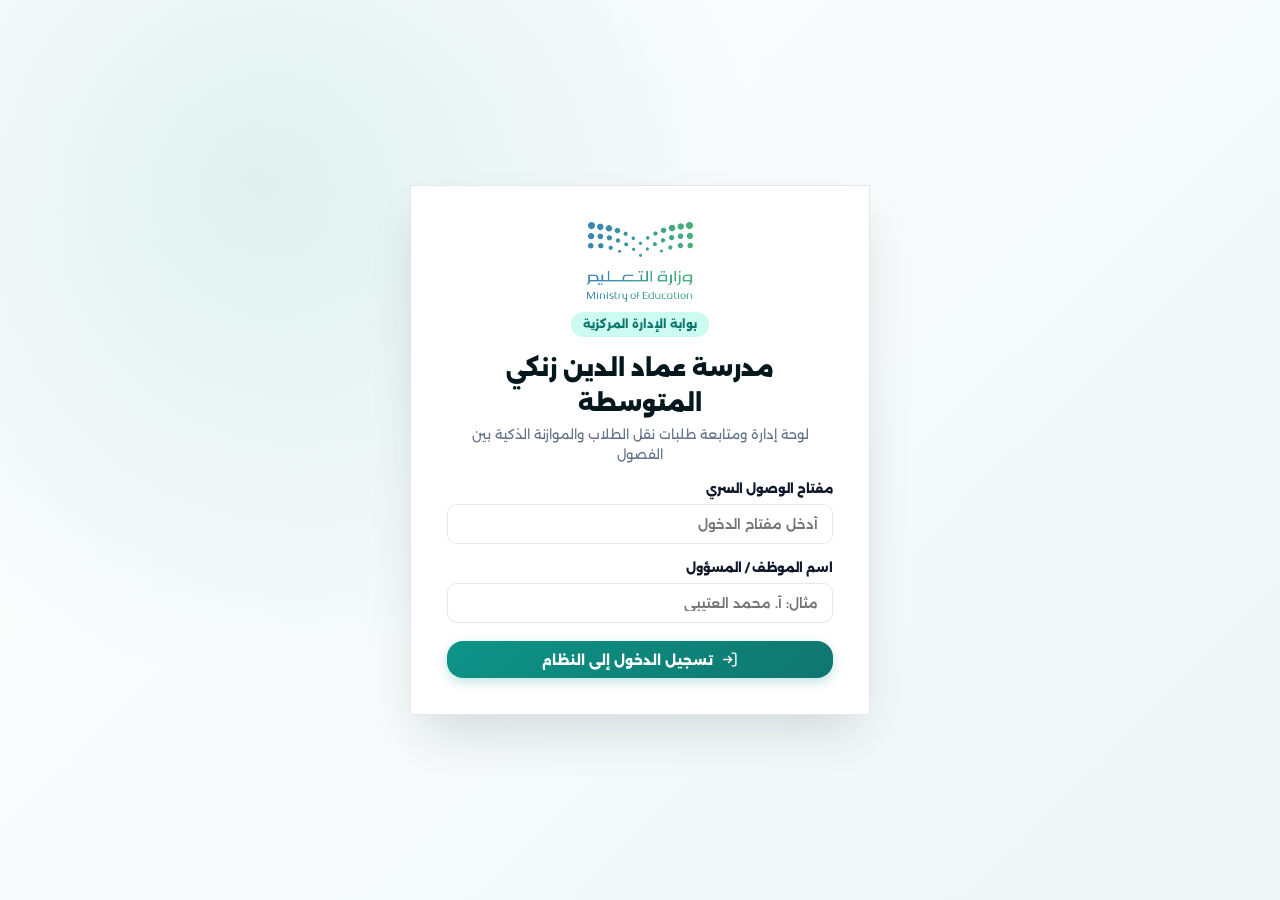
<file: trans/index.html>
<!doctype html>
<html lang="ar" dir="rtl">
<head>
  <meta charset="utf-8">
  <meta name="viewport" content="width=device-width, initial-scale=1">
  <meta name="theme-color" content="#082830">
  <title>لوحة التحكم | إدارة نقل الطلاب والموازنة</title>
  <link rel="stylesheet" href="/trans/admin.css?v=2.2.0">
</head>
<body>

<!-- Login Overlay -->
<div id="loginOverlay" class="login-overlay">
  <form id="loginForm" class="login-card">
    <img class="login-logo" src="/assets/moe-logo.png" alt="وزارة التعليم">
    <span class="trans-tag">بوابة الإدارة المركزية</span>
    <h1>مدرسة عماد الدين زنكي المتوسطة</h1>
    <p>لوحة إدارة ومتابعة طلبات نقل الطلاب والموازنة الذكية بين الفصول</p>
    
    <div class="field">
      <label for="keyInput">مفتاح الوصول السري</label>
      <input id="keyInput" type="password" required placeholder="أدخل مفتاح الدخول">
    </div>
    <div class="field">
      <label for="staffInput">اسم الموظف / المسؤول</label>
      <input id="staffInput" required placeholder="مثال: أ. محمد العتيبي">
    </div>
    
    <div id="loginMsg" class="alert hidden"></div>
    
    <button class="btn btn-primary" style="width:100%;margin-top:18px" type="submit">
      <svg width="18" height="18" viewBox="0 0 24 24" fill="none" stroke="currentColor" stroke-width="2"><path d="M15 3h4a2 2 0 0 1 2 2v14a2 2 0 0 1-2 2h-4"/><polyline points="10 17 15 12 10 7"/><line x1="15" y1="12" x2="3" y2="12"/></svg>
      تسجيل الدخول إلى النظام
    </button>
  </form>
</div>

<!-- Admin Main App -->
<div id="appShell" class="admin-shell">
  <main class="main">
    <div class="content">
      
      <!-- Top Page Header -->
      <div class="page-head">
        <div>
          <span class="eyebrow">نظام الموازنة الحية</span>
          <h2>نظرة شاملة على الفصول وطلبات النقل</h2>
          <p>متابعة التوزيع العددي اللحظي ودراسة واعتماد طلبات نقل الطلاب.</p>
        </div>
        <div class="toolbar">
          <button id="refreshBtn" class="btn btn-soft">
            <svg width="16" height="16" viewBox="0 0 24 24" fill="none" stroke="currentColor" stroke-width="2"><path d="M21.5 2v6h-6M21.34 15.57a10 10 0 1 1-.57-8.38l5.67-5.67"/></svg>
            تحديث البيانات
          </button>
          <a class="btn btn-dark" href="/trans/sync.html">
            <svg width="16" height="16" viewBox="0 0 24 24" fill="none" stroke="currentColor" stroke-width="2"><path d="M21 15v4a2 2 0 0 1-2 2H5a2 2 0 0 1-2-2v-4"/><polyline points="7 10 12 15 17 10"/><line x1="12" y1="15" x2="12" y2="3"/></svg>
            مزامنة إكسل
          </a>
          <a class="btn btn-primary" href="/trans/report.html">
            <svg width="16" height="16" viewBox="0 0 24 24" fill="none" stroke="currentColor" stroke-width="2"><path d="M14 2H6a2 2 0 0 0-2 2v16a2 2 0 0 0 2 2h12a2 2 0 0 0 2-2V8z"/><polyline points="14 2 14 8 20 8"/><line x1="16" y1="13" x2="8" y2="13"/><line x1="16" y1="17" x2="8" y2="17"/></svg>
            التقرير النهائي
          </a>
        </div>
      </div>

      <div id="pageMsg" class="alert hidden"></div>

      <!-- KPI Summary Cards -->
      <section id="kpis" class="kpi-grid"></section>

      <!-- Grade Balance & Capacities -->
      <section class="card">
        <div class="card-head">
          <div>
            <h3>أعداد الطلاب والطاقة الاستيعابية حسب الفصول</h3>
            <p>المستهدف يُحسب آلياً بناءً على موازنة الطلاب والفصول المستبعدة أو الأهداف اليدوية.</p>
          </div>
          <div id="gradeTabs" class="grade-tabs"></div>
        </div>
        <div class="card-body">
          <div id="balanceGrid" class="balance-grid"></div>
        </div>
      </section>

      <!-- Transfer Requests Table -->
      <section class="card">
        <div class="card-head">
          <div>
            <h3>طلبات النقل الواردة</h3>
            <p>اعتماد الطلب يقوم بتحديث فصل الطالب مباشرة في سجلات المدرسة.</p>
          </div>
          <div class="toolbar">
            <select id="statusFilter" class="control">
              <option value="قيد المراجعة">قيد المراجعة فقط</option>
              <option value="الكل">جميع الطلبات</option>
              <option value="مقبول">المقبولة</option>
              <option value="مرفوض">المرفوضة</option>
            </select>
            <input id="searchInput" class="control" placeholder="بحث باسم الطالب أو رقم الهوية أو الطلب...">
          </div>
        </div>
        <div class="table-wrap">
          <table class="table">
            <thead>
              <tr>
                <th>رقم الطلب والتاريخ</th>
                <th>اسم وسجل الطالب</th>
                <th>الصف</th>
                <th>مسار النقل المطلوب</th>
                <th>سبب الطلب</th>
                <th>مؤشر الموازنة</th>
                <th>حالة الطلب</th>
                <th>الإجراء والقرار</th>
              </tr>
            </thead>
            <tbody id="requestsBody"></tbody>
          </table>
        </div>
      </section>

    </div>
  </main>
</div>

<!-- Decision Modal -->
<div id="decisionModal" class="modal hidden">
  <div class="modal-card">
    <div class="modal-head">
      <h3 id="decisionTitle">قرار لجنة دراسة الطلب</h3>
    </div>
    <div class="modal-body">
      <div id="decisionInfo" style="margin-bottom:16px"></div>
      <div class="field">
        <label for="decisionNote">ملاحظة الإدارة / مسوغ القرار (تظهر للطالب في الاستعلام)</label>
        <textarea id="decisionNote" class="control" rows="3" placeholder="اكتب ملاحظة أو توجيه إن وجد..."></textarea>
      </div>
      <div id="decisionMsg" class="alert hidden"></div>
    </div>
    <div class="modal-foot">
      <button id="cancelDecision" class="btn btn-soft">إلغاء</button>
      <button id="rejectDecision" class="btn btn-danger">رفض الطلب</button>
      <button id="approvePairBtn" class="btn btn-warning hidden">🔄 اعتماد التبادل للطالبين معاً</button>
      <button id="approveDecision" class="btn btn-primary">اعتماد هذا النقل فقط</button>
    </div>
  </div>
</div>

<script src="/assets/config.js?v=2.2.0"></script>
<script src="/trans/common.js?v=2.2.0"></script>
<script src="/trans/dashboard.js?v=2.2.0"></script>
</body>
</html>
</file>
<file: trans/admin.css>
@import url('https://fonts.googleapis.com/css2?family=Alexandria:wght@300;400;500;600;700;800;900&family=Cairo:wght@400;600;700;800;900&display=swap');

:root {
  --font-main: 'Alexandria', 'Cairo', -apple-system, BlinkMacSystemFont, 'Segoe UI', Roboto, sans-serif;
  
  --primary: #0d9488;
  --primary-hover: #0f766e;
  --primary-light: #ccfbf1;
  --primary-glow: rgba(13, 148, 136, 0.25);
  
  --navy-950: #04171d;
  --navy-900: #082830;
  --navy-850: #0c333e;
  --navy-800: #0f3d48;
  --navy-700: #165361;
  --navy-100: #e6f3f5;
  
  --bg: #f8fafc;
  --surface: #ffffff;
  --surface-alt: #f1f5f9;
  --surface-card: #ffffff;
  
  --text-main: #0f172a;
  --text-muted: #64748b;
  --text-subtle: #94a3b8;
  
  --border: #e2e8f0;
  --border-light: #f1f5f9;
  --border-focus: #0d9488;
  
  --gold: #d97706;
  --gold-bg: #fef3c7;
  
  --success: #10b981;
  --success-bg: #ecfdf5;
  --success-border: #a7f3d0;
  
  --danger: #ef4444;
  --danger-bg: #fef2f2;
  --danger-border: #fecaca;
  
  --warning: #f59e0b;
  --warning-bg: #fffbeb;
  --warning-border: #fde68a;
  
  --info: #0284c7;
  --info-bg: #f0f9ff;
  --info-border: #bae6fd;
  
  --shadow-sm: 0 1px 2px 0 rgb(0 0 0 / 0.05);
  --shadow-md: 0 4px 10px -2px rgb(0 0 0 / 0.08), 0 2px 6px -2px rgb(0 0 0 / 0.05);
  --shadow-lg: 0 12px 28px -4px rgb(8 40 48 / 0.1), 0 4px 12px -2px rgb(8 40 48 / 0.06);
  --shadow-xl: 0 24px 48px -12px rgb(8 40 48 / 0.16);
  
  --side: 260px;
  --radius-sm: 10px;
  --radius-md: 16px;
  --radius-lg: 22px;
  --radius-pill: 9999px;
  
  --transition: all 0.22s cubic-bezier(0.4, 0, 0.2, 1);
}

* {
  box-sizing: border-box;
  margin: 0;
  padding: 0;
  -webkit-tap-highlight-color: transparent;
}

body {
  font-family: var(--font-main);
  background: var(--bg);
  color: var(--text-main);
  line-height: 1.6;
  min-height: 100vh;
}

button, input, select, textarea {
  font-family: inherit;
}

button {
  cursor: pointer;
}

a {
  text-decoration: none;
  color: inherit;
}

.hidden {
  display: none !important;
}

/* ================= ADMIN SHELL & SIDEBAR ================= */
.admin-shell {
  min-height: 100vh;
  display: grid;
  grid-template-columns: var(--side) 1fr;
}

.sidebar {
  background: linear-gradient(180deg, var(--navy-950) 0%, var(--navy-900) 50%, var(--navy-850) 100%);
  color: #fff;
  padding: 24px 16px;
  position: fixed;
  right: 0;
  top: 0;
  bottom: 0;
  width: var(--side);
  z-index: 40;
  display: flex;
  flex-direction: column;
  box-shadow: -4px 0 24px rgba(4, 23, 29, 0.2);
  border-left: 1px solid rgba(255, 255, 255, 0.08);
}

.side-brand {
  display: flex;
  align-items: center;
  gap: 12px;
  padding-bottom: 20px;
  border-bottom: 1px solid rgba(255, 255, 255, 0.1);
}

.side-brand img {
  width: 74px;
  height: 48px;
  object-fit: contain;
  background: #ffffff;
  border-radius: var(--radius-sm);
  padding: 4px;
  box-shadow: 0 4px 10px rgba(0, 0, 0, 0.2);
}

.side-brand strong {
  font-size: 13px;
  font-weight: 800;
  display: block;
  line-height: 1.3;
}

.side-brand span {
  font-size: 11px;
  color: #99f6e4;
  font-weight: 600;
}

.side-label {
  font-size: 11px;
  color: #94a3b8;
  font-weight: 700;
  text-transform: uppercase;
  letter-spacing: 0.5px;
  margin: 24px 8px 10px;
}

.side-nav {
  display: flex;
  flex-direction: column;
  gap: 6px;
}

.side-link {
  display: flex;
  align-items: center;
  gap: 12px;
  padding: 12px 14px;
  border-radius: var(--radius-md);
  color: #cbd5e1;
  font-weight: 700;
  font-size: 13px;
  transition: var(--transition);
}

.side-link svg {
  width: 20px;
  height: 20px;
  flex: 0 0 20px;
  stroke-width: 1.9;
}

.side-link:hover {
  background: rgba(255, 255, 255, 0.08);
  color: #ffffff;
  transform: translateX(-3px);
}

.side-link.active {
  background: linear-gradient(135deg, var(--primary) 0%, var(--primary-hover) 100%);
  color: #ffffff;
  box-shadow: 0 4px 16px var(--primary-glow);
  font-weight: 800;
}

.side-user {
  margin-top: auto;
  border-top: 1px solid rgba(255, 255, 255, 0.1);
  padding-top: 18px;
}

.side-user small {
  color: #94a3b8;
  font-size: 11px;
  font-weight: 600;
}

.side-user b {
  display: block;
  font-size: 14px;
  font-weight: 800;
  color: #ffffff;
  margin-top: 2px;
}

.logout-btn {
  margin-top: 12px;
  width: 100%;
  border: 1px solid rgba(255, 255, 255, 0.15);
  background: rgba(255, 255, 255, 0.06);
  color: #e2e8f0;
  padding: 9px;
  border-radius: var(--radius-sm);
  font-weight: 700;
  font-size: 12px;
  display: flex;
  align-items: center;
  justify-content: center;
  gap: 6px;
  transition: var(--transition);
}

.logout-btn:hover {
  background: rgba(239, 68, 68, 0.2);
  border-color: rgba(239, 68, 68, 0.4);
  color: #fca5a5;
}

/* ================= MAIN CONTENT AREA ================= */
.main {
  grid-column: 2;
  padding-bottom: 60px;
  min-width: 0;
}

.topbar {
  height: 76px;
  background: rgba(255, 255, 255, 0.94);
  backdrop-filter: blur(14px);
  border-bottom: 1px solid var(--border);
  display: flex;
  align-items: center;
  position: sticky;
  top: 0;
  z-index: 25;
  box-shadow: var(--shadow-sm);
}

.topbar-inner {
  width: min(1320px, calc(100% - 48px));
  margin-inline: auto;
  display: flex;
  justify-content: space-between;
  align-items: center;
  gap: 16px;
}

.breadcrumb small {
  color: var(--text-muted);
  font-size: 11px;
  font-weight: 700;
}

.breadcrumb h1 {
  font-size: 20px;
  font-weight: 900;
  color: var(--navy-950);
}

.top-actions {
  display: flex;
  align-items: center;
  gap: 10px;
}

.content {
  width: min(1320px, calc(100% - 48px));
  margin: 28px auto 0;
}

.page-head {
  display: flex;
  justify-content: space-between;
  align-items: flex-end;
  gap: 20px;
  margin-bottom: 24px;
}

.page-head h2 {
  font-size: 26px;
  font-weight: 900;
  color: var(--navy-950);
  margin-top: 4px;
}

.page-head p {
  color: var(--text-muted);
  font-size: 13px;
}

.eyebrow {
  display: inline-flex;
  padding: 5px 12px;
  border-radius: var(--radius-pill);
  background: var(--primary-light);
  color: var(--primary-hover);
  font-size: 11px;
  font-weight: 800;
}

/* ================= BUTTONS & CONTROLS ================= */
.btn {
  border: 0;
  border-radius: var(--radius-md);
  padding: 10px 16px;
  font-weight: 800;
  font-size: 13px;
  display: inline-flex;
  align-items: center;
  justify-content: center;
  gap: 8px;
  transition: var(--transition);
  user-select: none;
}

.btn svg {
  width: 17px;
  height: 17px;
}

.btn:hover {
  transform: translateY(-1px);
  box-shadow: var(--shadow-md);
}

.btn:active {
  transform: translateY(0);
}

.btn:disabled {
  opacity: 0.5;
  transform: none;
  cursor: not-allowed;
  box-shadow: none;
}

.btn-primary {
  background: linear-gradient(135deg, var(--primary) 0%, var(--primary-hover) 100%);
  color: #ffffff;
  box-shadow: 0 4px 12px var(--primary-glow);
}

.btn-dark {
  background: var(--navy-900);
  color: #ffffff;
}

.btn-dark:hover {
  background: var(--navy-950);
}

.btn-soft {
  background: var(--surface);
  color: var(--navy-800);
  border: 1px solid var(--border);
}

.btn-soft:hover {
  background: var(--surface-alt);
}

.btn-danger {
  background: linear-gradient(135deg, #ef4444 0%, #dc2626 100%);
  color: #ffffff;
}

.btn-warning {
  background: linear-gradient(135deg, #f59e0b 0%, #d97706 100%);
  color: #ffffff;
}

.btn-success {
  background: linear-gradient(135deg, #10b981 0%, #059669 100%);
  color: #ffffff;
}

/* Form Controls */
.control {
  border: 1.5px solid var(--border);
  background: #ffffff;
  border-radius: var(--radius-sm);
  padding: 9px 12px;
  outline: 0;
  color: var(--text-main);
  font-size: 13px;
  font-weight: 600;
  transition: var(--transition);
}

.control:focus {
  border-color: var(--primary);
  box-shadow: 0 0 0 3px var(--primary-glow);
}

select.control {
  appearance: none;
  background-image: url("data:image/svg+xml,%3Csvg xmlns='http://www.w3.org/2000/svg' fill='none' viewBox='0 0 24 24' stroke='%2364748b' stroke-width='2'%3E%3Cpath stroke-linecap='round' stroke-linejoin='round' d='M19 9l-7 7-7-7'%3E%3C/path%3E%3C/svg%3E");
  background-repeat: no-repeat;
  background-position: left 10px center;
  background-size: 14px;
  padding-left: 32px;
}

/* ================= KPI CARDS ================= */
.kpi-grid {
  display: grid;
  grid-template-columns: repeat(auto-fit, minmax(210px, 1fr));
  gap: 14px;
  margin-bottom: 22px;
}

.kpi {
  background: var(--surface-card);
  border: 1px solid var(--border);
  border-radius: var(--radius-lg);
  padding: 18px 20px;
  box-shadow: var(--shadow-sm);
  position: relative;
  overflow: hidden;
  transition: var(--transition);
}

.kpi:hover {
  transform: translateY(-2px);
  box-shadow: var(--shadow-md);
  border-color: rgba(13, 148, 136, 0.2);
}

.kpi-top {
  display: flex;
  justify-content: space-between;
  align-items: center;
}

.kpi-icon {
  width: 40px;
  height: 40px;
  border-radius: var(--radius-md);
  background: var(--primary-light);
  color: var(--primary);
  display: grid;
  place-items: center;
}

.kpi-icon svg {
  width: 20px;
  height: 20px;
}

.kpi span {
  font-size: 12px;
  font-weight: 700;
  color: var(--text-muted);
}

.kpi strong {
  display: block;
  font-size: 28px;
  font-weight: 900;
  color: var(--navy-950);
  margin-top: 6px;
  line-height: 1.1;
}

/* ================= CARDS & TABLES ================= */
.card {
  background: var(--surface);
  border: 1px solid var(--border);
  border-radius: var(--radius-lg);
  box-shadow: var(--shadow-sm);
  margin-bottom: 22px;
  overflow: hidden;
}

.card-head {
  padding: 18px 22px;
  border-bottom: 1px solid var(--border);
  display: flex;
  justify-content: space-between;
  align-items: center;
  gap: 16px;
  background: #ffffff;
}

.card-head h3 {
  font-size: 16px;
  font-weight: 800;
  color: var(--navy-950);
}

.card-head p {
  color: var(--text-muted);
  font-size: 12px;
  margin-top: 2px;
}

.card-body {
  padding: 22px;
}

.toolbar {
  display: flex;
  align-items: center;
  gap: 8px;
  flex-wrap: wrap;
}

.grade-tabs {
  display: flex;
  gap: 6px;
  flex-wrap: wrap;
}

.grade-tab {
  border: 1.5px solid var(--border);
  background: var(--surface-alt);
  padding: 7px 14px;
  border-radius: var(--radius-pill);
  color: var(--text-muted);
  font-size: 12px;
  font-weight: 800;
  transition: var(--transition);
}

.grade-tab:hover {
  background: #e2e8f0;
  color: var(--text-main);
}

.grade-tab.active {
  background: var(--primary);
  color: #ffffff;
  border-color: var(--primary);
  box-shadow: 0 2px 8px var(--primary-glow);
}

/* Balance Grid */
.balance-grid {
  display: grid;
  grid-template-columns: repeat(auto-fit, minmax(170px, 1fr));
  gap: 12px;
}

.class-stat {
  border: 1px solid var(--border);
  background: linear-gradient(180deg, #ffffff 0%, #f8fafc 100%);
  border-radius: var(--radius-md);
  padding: 14px;
  transition: var(--transition);
}

.class-stat:hover {
  border-color: rgba(13, 148, 136, 0.3);
  box-shadow: var(--shadow-sm);
}

.class-stat-head {
  display: flex;
  justify-content: space-between;
  align-items: center;
}

.class-stat small {
  color: var(--text-muted);
  font-size: 11px;
  font-weight: 700;
}

.class-stat strong {
  font-size: 24px;
  font-weight: 900;
  color: var(--navy-950);
}

.delta {
  font-size: 11px;
  font-weight: 800;
  padding: 2px 6px;
  border-radius: var(--radius-sm);
}

.delta.need { background: var(--success-bg); color: var(--success); }
.delta.extra { background: var(--warning-bg); color: var(--warning); }
.delta.ok { background: var(--surface-alt); color: var(--text-muted); }

.progress {
  height: 7px;
  border-radius: var(--radius-pill);
  background: #e2e8f0;
  overflow: hidden;
  margin: 10px 0 6px;
}

.progress i {
  display: block;
  height: 100%;
  background: linear-gradient(90deg, var(--primary) 0%, #06b6d4 100%);
  border-radius: var(--radius-pill);
  transition: width 0.4s ease;
}

/* Tables */
.table-wrap {
  overflow-x: auto;
}

.table {
  width: 100%;
  border-collapse: collapse;
  min-width: 960px;
}

.table th {
  background: var(--surface-alt);
  color: var(--text-muted);
  font-size: 11px;
  font-weight: 800;
  text-align: right;
  padding: 12px 14px;
  border-bottom: 1.5px solid var(--border);
  white-space: nowrap;
}

.table td {
  padding: 14px;
  border-bottom: 1px solid var(--border);
  font-size: 13px;
  font-weight: 600;
  vertical-align: top;
}

.table tbody tr:hover td {
  background: #f8fafc;
}

/* Badges */
.badge {
  display: inline-flex;
  align-items: center;
  gap: 4px;
  border-radius: var(--radius-pill);
  padding: 4px 10px;
  font-size: 11px;
  font-weight: 800;
  white-space: nowrap;
}

.badge.pending { background: var(--warning-bg); color: #b45309; border: 1px solid var(--warning-border); }
.badge.approved { background: var(--success-bg); color: #047857; border: 1px solid var(--success-border); }
.badge.rejected { background: var(--danger-bg); color: #b91c1c; border: 1px solid var(--danger-border); }
.badge.good { background: var(--success-bg); color: var(--success); }
.badge.bad { background: var(--danger-bg); color: var(--danger); }
.badge.neutral { background: var(--surface-alt); color: var(--text-muted); }

.action-row {
  display: flex;
  gap: 6px;
}

.mini {
  border: 0;
  border-radius: var(--radius-sm);
  padding: 6px 12px;
  font-size: 11px;
  font-weight: 800;
  transition: var(--transition);
}

.mini.approve { background: var(--success-bg); color: #047857; border: 1px solid var(--success-border); }
.mini.approve:hover { background: #10b981; color: #fff; }
.mini.reject { background: var(--danger-bg); color: #b91c1c; border: 1px solid var(--danger-border); }
.mini.reject:hover { background: #ef4444; color: #fff; }

/* ================= CLASS MANAGEMENT CARDS ================= */
.class-grid {
  display: grid;
  grid-template-columns: repeat(auto-fill, minmax(320px, 1fr));
  gap: 16px;
}

.class-card {
  background: #ffffff;
  border: 1px solid var(--border);
  border-radius: var(--radius-lg);
  box-shadow: var(--shadow-sm);
  overflow: hidden;
  transition: var(--transition);
}

.class-card.dirty {
  border-color: var(--gold);
  box-shadow: 0 0 0 3px rgba(217, 119, 6, 0.15);
}

.class-card.closed {
  opacity: 0.78;
  background: #fdfdfd;
}

.class-card-head {
  padding: 16px 20px;
  border-bottom: 1px solid var(--border);
  display: flex;
  justify-content: space-between;
  align-items: center;
  background: #ffffff;
}

.class-no {
  font-size: 12px;
  color: var(--text-muted);
  font-weight: 700;
}

.class-no b {
  display: block;
  font-size: 24px;
  font-weight: 900;
  color: var(--navy-950);
}

.count-box {
  text-align: left;
}

.count-box strong {
  font-size: 26px;
  font-weight: 900;
  color: var(--navy-950);
}

.count-box small {
  font-size: 11px;
  color: var(--text-muted);
}

.class-card-body {
  padding: 18px 20px;
  display: flex;
  flex-direction: column;
  gap: 14px;
}

.balance-row {
  display: grid;
  grid-template-columns: repeat(3, 1fr);
  gap: 8px;
  background: var(--surface-alt);
  border-radius: var(--radius-md);
  padding: 10px 12px;
  text-align: center;
}

.balance-row span {
  font-size: 10px;
  font-weight: 700;
  color: var(--text-muted);
}

.balance-row b {
  display: block;
  font-size: 16px;
  font-weight: 900;
  color: var(--navy-950);
  margin-top: 2px;
}

.switch-row {
  display: flex;
  justify-content: space-between;
  gap: 14px;
  align-items: center;
  padding: 8px 0;
  border-bottom: 1px solid var(--border-light);
}

.switch-copy b {
  font-size: 12px;
  font-weight: 800;
  color: var(--navy-950);
}

.switch-copy small {
  display: block;
  color: var(--text-muted);
  font-size: 10px;
}

.switch {
  position: relative;
  width: 44px;
  height: 24px;
  flex: 0 0 44px;
}

.switch input {
  display: none;
}

.switch i {
  position: absolute;
  inset: 0;
  background: #cbd5e1;
  border-radius: var(--radius-pill);
  transition: var(--transition);
}

.switch i:after {
  content: "";
  position: absolute;
  width: 18px;
  height: 18px;
  background: #ffffff;
  border-radius: 50%;
  top: 3px;
  right: 3px;
  box-shadow: 0 2px 5px rgba(0, 0, 0, 0.2);
  transition: var(--transition);
}

.switch input:checked + i {
  background: var(--primary);
}

.switch input:checked + i:after {
  transform: translateX(-20px);
}

.class-card-foot {
  padding: 12px 20px;
  background: #f8fafc;
  border-top: 1px solid var(--border);
  display: flex;
  justify-content: space-between;
  align-items: center;
}

.save-state {
  font-size: 10px;
  font-weight: 700;
  color: var(--text-muted);
}

/* ================= SMART EXCEL SYNC & DIFF STYLES ================= */
.upload-zone {
  border: 2px dashed #94a3b8;
  border-radius: var(--radius-lg);
  padding: 36px 20px;
  text-align: center;
  background: linear-gradient(180deg, #ffffff 0%, #f8fafc 100%);
  cursor: pointer;
  transition: var(--transition);
  position: relative;
}

.upload-zone:hover, .upload-zone.dragover {
  border-color: var(--primary);
  background: var(--primary-light);
  transform: scale(1.005);
}

.upload-icon {
  width: 56px;
  height: 56px;
  border-radius: var(--radius-md);
  background: var(--primary-light);
  color: var(--primary);
  display: grid;
  place-items: center;
  margin: 0 auto 14px;
}

.upload-icon svg {
  width: 30px;
  height: 30px;
}

.upload-zone h3 {
  font-size: 17px;
  font-weight: 800;
  color: var(--navy-950);
  margin-bottom: 4px;
}

.upload-zone p {
  color: var(--text-muted);
  font-size: 13px;
}

.diff-tag {
  display: inline-flex;
  align-items: center;
  gap: 5px;
  padding: 4px 10px;
  border-radius: var(--radius-pill);
  font-size: 11px;
  font-weight: 800;
}

.diff-tag.unchanged {
  background: #f1f5f9;
  color: #475569;
  border: 1px solid #cbd5e1;
}

.diff-tag.changed {
  background: #fef3c7;
  color: #b45309;
  border: 1px solid #fde68a;
}

.diff-tag.new {
  background: #ecfdf5;
  color: #047857;
  border: 1px solid #a7f3d0;
}

.diff-tag.missing {
  background: #fef2f2;
  color: #b91c1c;
  border: 1px solid #fecaca;
}

.diff-tag.conflict {
  background: #fff1f2;
  color: #be123c;
  border: 1px solid #fecdd3;
  animation: pulse-border 1.5s infinite;
}

/* Noor Audit Specific Tags */
.diff-tag.noor-pending {
  background: #fef2f2;
  color: #b91c1c;
  border: 1.5px solid #f87171;
  box-shadow: 0 2px 6px rgba(239, 68, 68, 0.15);
  font-weight: 900;
}

.diff-tag.noor-applied {
  background: #ecfdf5;
  color: #047857;
  border: 1.5px solid #34d399;
  box-shadow: 0 2px 6px rgba(16, 185, 129, 0.15);
  font-weight: 900;
}

.diff-tag.noor-external {
  background: #fffbeb;
  color: #b45309;
  border: 1px solid #fde68a;
}

@keyframes pulse-border {
  0% { box-shadow: 0 0 0 0 rgba(225, 29, 72, 0.4); }
  70% { box-shadow: 0 0 0 6px rgba(225, 29, 72, 0); }
  100% { box-shadow: 0 0 0 0 rgba(225, 29, 72, 0); }
}

.diff-filter-pill {
  padding: 8px 14px;
  border-radius: var(--radius-pill);
  border: 1.5px solid var(--border);
  background: var(--surface);
  font-size: 12px;
  font-weight: 800;
  color: var(--text-muted);
  display: inline-flex;
  align-items: center;
  gap: 6px;
  transition: var(--transition);
}

.diff-filter-pill:hover {
  background: var(--surface-alt);
  color: var(--text-main);
}

.diff-filter-pill.active {
  background: var(--navy-900);
  color: #ffffff;
  border-color: var(--navy-900);
}

.diff-filter-pill .count {
  background: rgba(255, 255, 255, 0.2);
  padding: 2px 7px;
  border-radius: var(--radius-pill);
  font-size: 10px;
}

.diff-filter-pill.active .count {
  background: rgba(255, 255, 255, 0.25);
  color: #fff;
}

/* ================= LOGIN & MODAL ================= */
.login-overlay {
  position: fixed;
  inset: 0;
  z-index: 100;
  background: radial-gradient(circle at 20% 20%, rgba(13, 148, 136, 0.12), transparent 40%),
              linear-gradient(135deg, #ffffff 0%, #eef6f6 100%);
  display: grid;
  place-items: center;
  padding: 20px;
}

.login-card {
  width: min(460px, 100%);
  background: #ffffff;
  border: 1px solid var(--border);
  border-radius: var(--radius-xl);
  box-shadow: var(--shadow-xl);
  padding: 36px;
}

.login-logo {
  width: 140px;
  height: 80px;
  object-fit: contain;
  display: block;
  margin: 0 auto;
}

.trans-tag {
  display: table;
  margin: 10px auto 0;
  background: var(--primary-light);
  color: var(--primary-hover);
  padding: 4px 12px;
  border-radius: var(--radius-pill);
  font-size: 11px;
  font-weight: 800;
}

.login-card h1 {
  text-align: center;
  font-size: 22px;
  font-weight: 900;
  color: var(--navy-950);
  margin-top: 14px;
}

.login-card > p {
  text-align: center;
  color: var(--text-muted);
  font-size: 13px;
  margin-top: 2px;
}

.field {
  display: flex;
  flex-direction: column;
  gap: 6px;
  margin-top: 14px;
}

.field label {
  font-size: 12px;
  font-weight: 800;
  color: var(--text-main);
}

.field input, .field select, .field textarea {
  border: 1.5px solid var(--border);
  border-radius: var(--radius-sm);
  padding: 11px 14px;
  outline: 0;
  font-size: 13px;
  font-weight: 600;
  transition: var(--transition);
}

.field input:focus, .field select:focus, .field textarea:focus {
  border-color: var(--primary);
  box-shadow: 0 0 0 4px var(--primary-glow);
}

/* Modals */
.modal {
  position: fixed;
  inset: 0;
  background: rgba(4, 23, 29, 0.6);
  backdrop-filter: blur(6px);
  z-index: 90;
  display: grid;
  place-items: center;
  padding: 16px;
  animation: fadeIn 0.2s ease;
}

.modal-card {
  width: min(560px, 100%);
  background: #ffffff;
  border-radius: var(--radius-lg);
  box-shadow: var(--shadow-xl);
  overflow: hidden;
  animation: scaleIn 0.25s ease;
}

.modal-head {
  padding: 18px 22px;
  border-bottom: 1px solid var(--border);
  background: #ffffff;
}

.modal-head h3 {
  font-size: 17px;
  font-weight: 900;
  color: var(--navy-950);
}

.modal-body {
  padding: 22px;
}

.modal-foot {
  padding: 16px 22px;
  border-top: 1px solid var(--border);
  background: #f8fafc;
  display: flex;
  gap: 10px;
  justify-content: flex-end;
}

/* Alert Boxes */
.alert {
  border-radius: var(--radius-md);
  padding: 12px 16px;
  margin-bottom: 16px;
  font-size: 13px;
  font-weight: 700;
  display: flex;
  align-items: center;
  gap: 10px;
}

.alert.info { background: var(--info-bg); color: #0369a1; border: 1px solid var(--info-border); }
.alert.success { background: var(--success-bg); color: #047857; border: 1px solid var(--success-border); }
.alert.error { background: var(--danger-bg); color: #b91c1c; border: 1px solid var(--danger-border); }
.alert.warning { background: var(--warning-bg); color: #b45309; border: 1px solid var(--warning-border); }

/* Mobile Navigation */
.mobile-nav {
  display: none;
}

/* Responsive Queries */
@media (max-width: 1024px) {
  :root {
    --side: 220px;
  }
}

@media (max-width: 768px) {
  .admin-shell {
    display: block;
    padding-bottom: 80px;
  }
  
  .sidebar {
    display: none;
  }
  
  .main {
    padding: 0;
  }
  
  .content, .topbar-inner {
    width: min(100% - 24px, 1320px);
  }
  
  .topbar {
    height: 66px;
  }
  
  .page-head {
    flex-direction: column;
    align-items: flex-start;
    gap: 12px;
  }
  
  .mobile-nav {
    position: fixed;
    bottom: 0;
    right: 0;
    left: 0;
    z-index: 50;
    background: #ffffff;
    border-top: 1px solid var(--border);
    display: grid;
    grid-template-columns: repeat(5, 1fr);
    padding: 8px 4px calc(8px + env(safe-area-inset-bottom));
    box-shadow: 0 -4px 20px rgba(0, 0, 0, 0.08);
  }
  
  .mobile-nav a {
    display: flex;
    flex-direction: column;
    align-items: center;
    gap: 3px;
    font-size: 10px;
    font-weight: 700;
    color: var(--text-muted);
    transition: var(--transition);
  }
  
  .mobile-nav svg {
    width: 20px;
    height: 20px;
  }
  
  .mobile-nav a.active {
    color: var(--primary);
  }
}

/* ================= OFFICIAL REPORT & LETTERHEAD STYLES ================= */
.report-page {
  background: #ffffff;
  border-radius: var(--radius-xl);
  border: 1px solid var(--border);
  box-shadow: var(--shadow-md);
  padding: 40px;
  max-width: 1080px;
  margin: 0 auto;
}

.official-letterhead {
  display: grid;
  grid-template-columns: 1fr 1.6fr 1fr;
  gap: 16px;
  align-items: center;
  margin-bottom: 12px;
}

.letterhead-side {
  font-size: 12px;
  font-weight: 700;
  color: var(--navy-950);
  line-height: 1.8;
}

.letterhead-side.right {
  text-align: right;
}

.letterhead-side.left {
  text-align: left;
  direction: ltr;
}

.letterhead-side.left .meta-row {
  display: flex;
  justify-content: flex-end;
  gap: 8px;
  direction: rtl;
}

.letterhead-side.left .meta-row span {
  color: var(--text-muted);
}

.org-line {
  font-size: 12px;
}

.org-line.school-name {
  font-size: 13px;
  font-weight: 900;
  color: var(--primary);
  margin-top: 2px;
}

.letterhead-center {
  text-align: center;
}

.official-moe-logo {
  max-width: 140px;
  height: auto;
  max-height: 70px;
  object-fit: contain;
  margin: 0 auto 8px;
  display: block;
}

.report-main-heading {
  font-size: 16px;
  font-weight: 900;
  color: var(--navy-950);
  margin: 0 0 4px;
}

.report-year-badge {
  display: inline-block;
  background: var(--navy-950);
  color: #ffffff;
  font-size: 11px;
  font-weight: 800;
  padding: 3px 14px;
  border-radius: var(--radius-pill);
}

.official-rule {
  height: 3px;
  background: linear-gradient(90deg, #0d9488 0%, #d97706 50%, #082830 100%);
  border-radius: 2px;
  margin: 16px 0 24px;
}

.report-block {
  margin-bottom: 20px;
  page-break-inside: avoid;
}

.block-title {
  font-size: 13px;
  font-weight: 900;
  color: var(--navy-950);
  background: #f8fafc;
  border-right: 4px solid var(--primary);
  border-left: 1px solid #e2e8f0;
  border-top: 1px solid #e2e8f0;
  border-bottom: 1px solid #e2e8f0;
  padding: 7px 12px;
  border-radius: 6px;
  margin-bottom: 10px;
}

.report-kpi-row {
  display: grid;
  grid-template-columns: repeat(5, 1fr);
  gap: 8px;
  margin-bottom: 14px;
}

.report-kpi-box {
  background: linear-gradient(180deg, #ffffff 0%, #f8fafc 100%);
  border: 1.5px solid #e2e8f0;
  border-radius: 8px;
  padding: 10px 8px;
  text-align: center;
}

.report-kpi-box span {
  display: block;
  font-size: 10.5px;
  font-weight: 700;
  color: var(--text-muted);
  white-space: nowrap;
}

.report-kpi-box strong {
  display: block;
  font-size: 19px;
  font-weight: 900;
  color: var(--navy-950);
  margin-top: 2px;
}

.report-page .table-wrap {
  overflow-x: visible !important;
  width: 100% !important;
}

.report-table {
  width: 100% !important;
  border-collapse: collapse !important;
  table-layout: auto !important;
  font-size: 11px !important;
  border: 1px solid #94a3b8 !important;
}

.report-table th {
  background: #f1f5f9 !important;
  color: var(--navy-950) !important;
  font-weight: 900 !important;
  font-size: 10.5px !important;
  padding: 6px 6px !important;
  border: 1px solid #94a3b8 !important;
  text-align: center !important;
  vertical-align: middle !important;
  white-space: nowrap !important;
  word-break: normal !important;
}

.report-table td {
  padding: 5px 6px !important;
  border: 1px solid #94a3b8 !important;
  font-size: 11px !important;
  font-weight: 600 !important;
  color: #1e293b !important;
  vertical-align: middle !important;
  text-align: center !important;
  white-space: nowrap !important;
  word-break: normal !important;
  overflow-wrap: normal !important;
}

.report-table th.col-name,
.report-table td.col-name {
  white-space: normal !important;
  text-align: right !important;
  min-width: 140px !important;
  word-break: normal !important;
  line-height: 1.4 !important;
}

.report-table th.col-reason,
.report-table td.col-reason {
  white-space: normal !important;
  text-align: right !important;
  min-width: 100px !important;
  word-break: normal !important;
  line-height: 1.4 !important;
}

.report-table tbody tr:nth-child(even) {
  background: #f8fafc;
}

.report-table .delta {
  font-size: 10px;
  padding: 1px 4px;
  border-radius: 4px;
}

.report-table .badge {
  font-size: 10px;
  padding: 2px 6px;
}

.official-signatures {
  display: grid;
  grid-template-columns: repeat(3, 1fr);
  gap: 20px;
  margin-top: 24px;
  padding-top: 16px;
  border-top: 1.5px dashed #cbd5e1;
  page-break-inside: avoid !important;
}

.sig-box {
  text-align: center;
  font-size: 12px;
  color: var(--navy-950);
}

.sig-role {
  display: block;
  font-weight: 900;
  font-size: 13px;
  margin-bottom: 4px;
}

.sig-name {
  display: block;
  font-weight: 800;
  color: #1e293b;
  min-height: 20px;
  font-size: 12.5px;
}

.sig-line {
  font-size: 11px;
  color: #64748b;
  margin-top: 20px;
}

/* ================= PRINT MEDIA OPTIMIZATIONS ================= */
@media print {
  @page {
    size: A4 portrait;
    margin: 8mm 10mm;
  }
  
  html, body {
    background: #ffffff !important;
    color: #000000 !important;
    font-size: 10.5pt !important;
    margin: 0 !important;
    padding: 0 !important;
    -webkit-print-color-adjust: exact !important;
    print-color-adjust: exact !important;
  }
  
  .no-print, .sidebar, .topbar, .mobile-nav, .page-head, .alert {
    display: none !important;
  }
  
  .admin-shell, .main, .content {
    margin: 0 !important;
    padding: 0 !important;
    width: 100% !important;
    max-width: 100% !important;
  }
  
  .report-page {
    border: 0 !important;
    box-shadow: none !important;
    padding: 0 !important;
    margin: 0 !important;
    width: 100% !important;
  }

  .official-moe-logo {
    max-width: 120px !important;
    max-height: 52px !important;
  }

  .official-letterhead {
    margin-bottom: 8px !important;
  }

  .official-rule {
    margin: 10px 0 16px !important;
  }

  .report-block {
    margin-bottom: 14px !important;
    page-break-inside: avoid !important;
  }

  .official-signatures, .report-grade {
    page-break-inside: avoid !important;
  }

  .report-table th, .report-table td {
    border-color: #475569 !important;
    color: #000000 !important;
  }

  /* Modal Print overrides */
  body.printing-noor .report-page,
  body.printing-requests .report-page {
    display: none !important;
  }

  body.printing-noor #noorPrintModal,
  body.printing-requests #requestsPrintModal {
    position: static !important;
    inset: auto !important;
    background: #fff !important;
    display: block !important;
    padding: 0 !important;
  }

  body.printing-noor .modal-card,
  body.printing-requests .modal-card {
    box-shadow: none !important;
    width: 100% !important;
    max-width: 100% !important;
    max-height: none !important;
    padding: 0 !important;
    margin: 0 !important;
    border: 0 !important;
  }

  body.printing-noor #noorPrintContent,
  body.printing-requests #requestsPrintContent {
    padding: 0 !important;
  }
}
</file>
